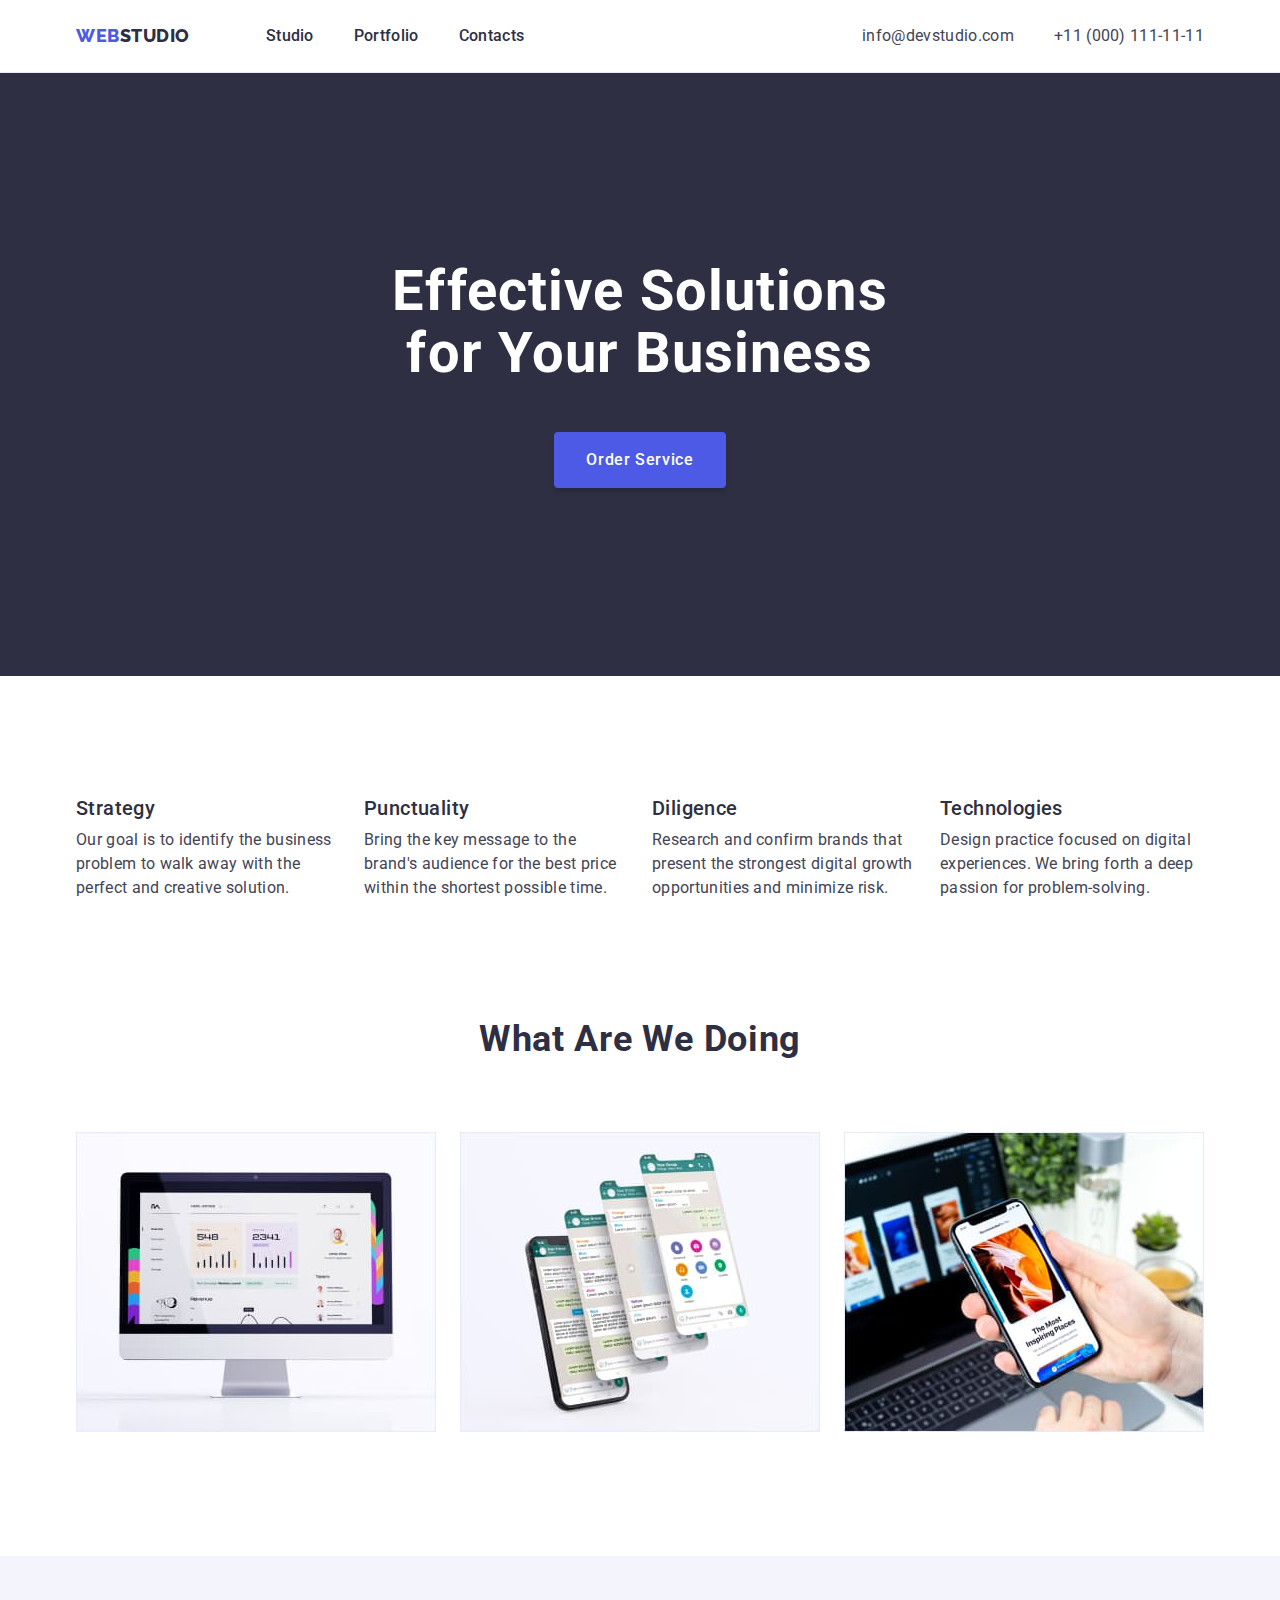
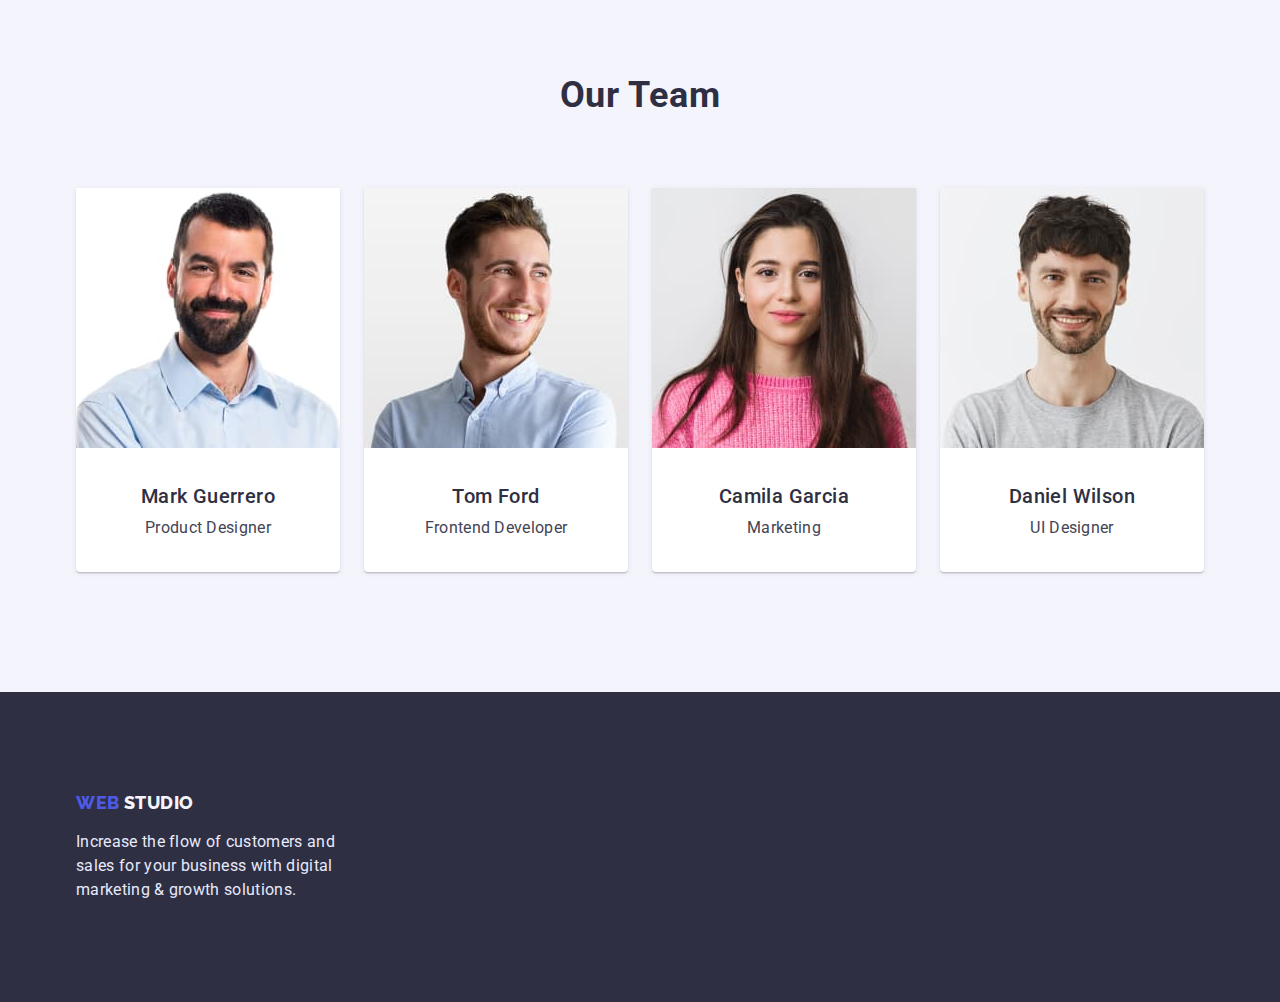
<file: index.html>
<!DOCTYPE html>
<html lang="en">

<head>
    <meta charset="UTF-8" />
    <meta http-equiv="X-UA-Compatible" content="IE=edge" />
    <meta name="viewport" content="width=device-width, initial-scale=1.0" />
    <link rel="preconnect" href="https://fonts.googleapis.com" />
    <link rel="preconnect" href="https://fonts.gstatic.com" crossorigin />
    <link href="https://fonts.googleapis.com/css2?family=Raleway:wght@800&family=Roboto:wght@400;500;700;900&display=swap" rel="stylesheet" />
    <link rel="stylesheet" href="https://cdnjs.cloudflare.com/ajax/libs/modern-normalize/1.1.0/modern-normalize.min.css" />
    <link rel="stylesheet" href="./css/styles.css" />
    <title>Webstudio</title>
</head>

<body>
    <!-- /////////////////////// HEADER /////////////////////////////// -->
    <header class="nav-bar">
        <div class="nav-bar-container">
            <div class="logo-nav">
                <a class="logo-top" href=""><span class="web-top">web</span
            ><span class="studio-top">studio</span></a>
                <!-- /////// NAV //////// -->
                <nav>
                    <ul class="nav-list">
                        <li class="nav-item"><a class="nav-text" href="">Studio</a></li>
                        <li class="nav-item">
                            <a class="nav-text" href="./portfolio.html">Portfolio</a>
                        </li>
                        <li class="nav-item"><a class="nav-text" href="">Contacts</a></li>
                    </ul>
                </nav>
            </div>
            <!-- ////////// ADDRESS ////////// -->
            <address>
              <ul class="address-list">
                <li class="address-item">
                    <a class="address-text" href="mailto:info@devstudio.com">info@devstudio.com</a>
                  </li>
                  <li class="address-item">
                  <a class="address-text" href="tel:+110001111111">+11 (000) 111-11-11</a>
                  </li>
              </ul>
            </address>
        </div>
    </header>

    <main>
        <!-- ///////////////////// SECTION 1 //////////////////////// -->
        <section class="hero">
            <div class="container">
                <h1 class="hero-text">Effective Solutions<br />for Your Business</h1>
                <button class="hero-button" type="button">Order Service</button>
            </div>
        </section>
        <!-- ///////////////////// SECTION 2 //////////////////////// -->
        <section class="featurs">
            <div class="container">
                <ul class="featurs-list">
                    <li class="featurs-item">
                        <h3 class="featurs-direction">Strategy</h3>
                        <p class="featurs-text">
                            Our goal is to identify the business problem to walk away with the perfect and creative solution.
                        </p>
                    </li>
                    <li class="featurs-item">
                        <h3 class="featurs-direction">Punctuality</h3>
                        <p class="featurs-text">
                            Bring the key message to the brand's audience for the best price within the shortest possible time.
                        </p>
                    </li>
                    <li class="featurs-item">
                        <h3 class="featurs-direction">Diligence</h3>
                        <p class="featurs-text">
                            Research and confirm brands that present the strongest digital growth opportunities and minimize risk.
                        </p>
                    </li>
                    <li class="featurs-item">
                        <h3 class="featurs-direction">Technologies</h3>
                        <p class="featurs-text">
                            Design practice focused on digital experiences. We bring forth a deep passion for problem-solving.
                        </p>
                    </li>
                </ul>
            </div>
        </section>

        <!-- ///////////////////// SECTION 3 //////////////////////// -->
        <section class="samples">
            <div class="container">
                <h2 class="samples-text">What are we doing</h2>
                <ul class="samples-list">
                    <li class="samples-item">
                        <img src="./images/img1.jpg" alt="monitor" width="360" />
                    </li>
                    <li class="samples-item">
                        <img src="./images/img2.jpg" alt="smartphone" width="360" />
                    </li>
                    <li class="samples-item">
                        <img src="./images/img3.jpg" alt="smartphone and laptop" width="360" />
                    </li>
                </ul>
            </div>
        </section>

        <!-- ///////////////////// SECTION 4 //////////////////////// -->
        <section class="team">
            <div class="container">
                <h2 class="team-text">Our Team</h2>
                <ul class="team-list">
                    <li class="team-item">
                        <img src="./images/mark.jpg" alt="portrait of Mark" width="264" />
                        <div class="team-item-text">
                            <h3 class="team-name">Mark Guerrero</h3>
                            <p class="team-function">Product Designer</p>
                        </div>
                    </li>
                    <li class="team-item">
                        <img src="./images/tom.jpg" alt="portrait of Tom" width="264" />
                        <div class="team-item-text">
                            <h3 class="team-name">Tom Ford</h3>
                            <p class="team-function">Frontend Developer</p>
                        </div>
                    </li>
                    <li class="team-item">
                        <img src="./images/camila.jpg" alt="portrait of Camila" width="264" />
                        <div class="team-item-text">
                            <h3 class="team-name">Camila Garcia</h3>
                            <p class="team-function">Marketing</p>
                        </div>
                    </li>
                    <li class="team-item">
                        <img src="./images/daniel.jpg" alt="portrait of Daniel" width="264" />
                        <div class="team-item-text">
                            <h3 class="team-name">Daniel Wilson</h3>
                            <p class="team-function">UI Designer</p>
                        </div>
                    </li>
                </ul>
            </div>
        </section>
    </main>

    <!-- //////////// FOOTER //////////////////// -->
    <footer class="foot">
        <div class="container">
            <a class="logo-bottom" href="">
                <span class="web-bottom">web</span>
                <span class="studio-bottom">studio</span>
            </a>
            <p class="advise">
                Increase the flow of customers and<br />sales for your business with digital
                <br />marketing & growth solutions.
            </p>
        </div>
    </footer>
</body>

</html>
</file>
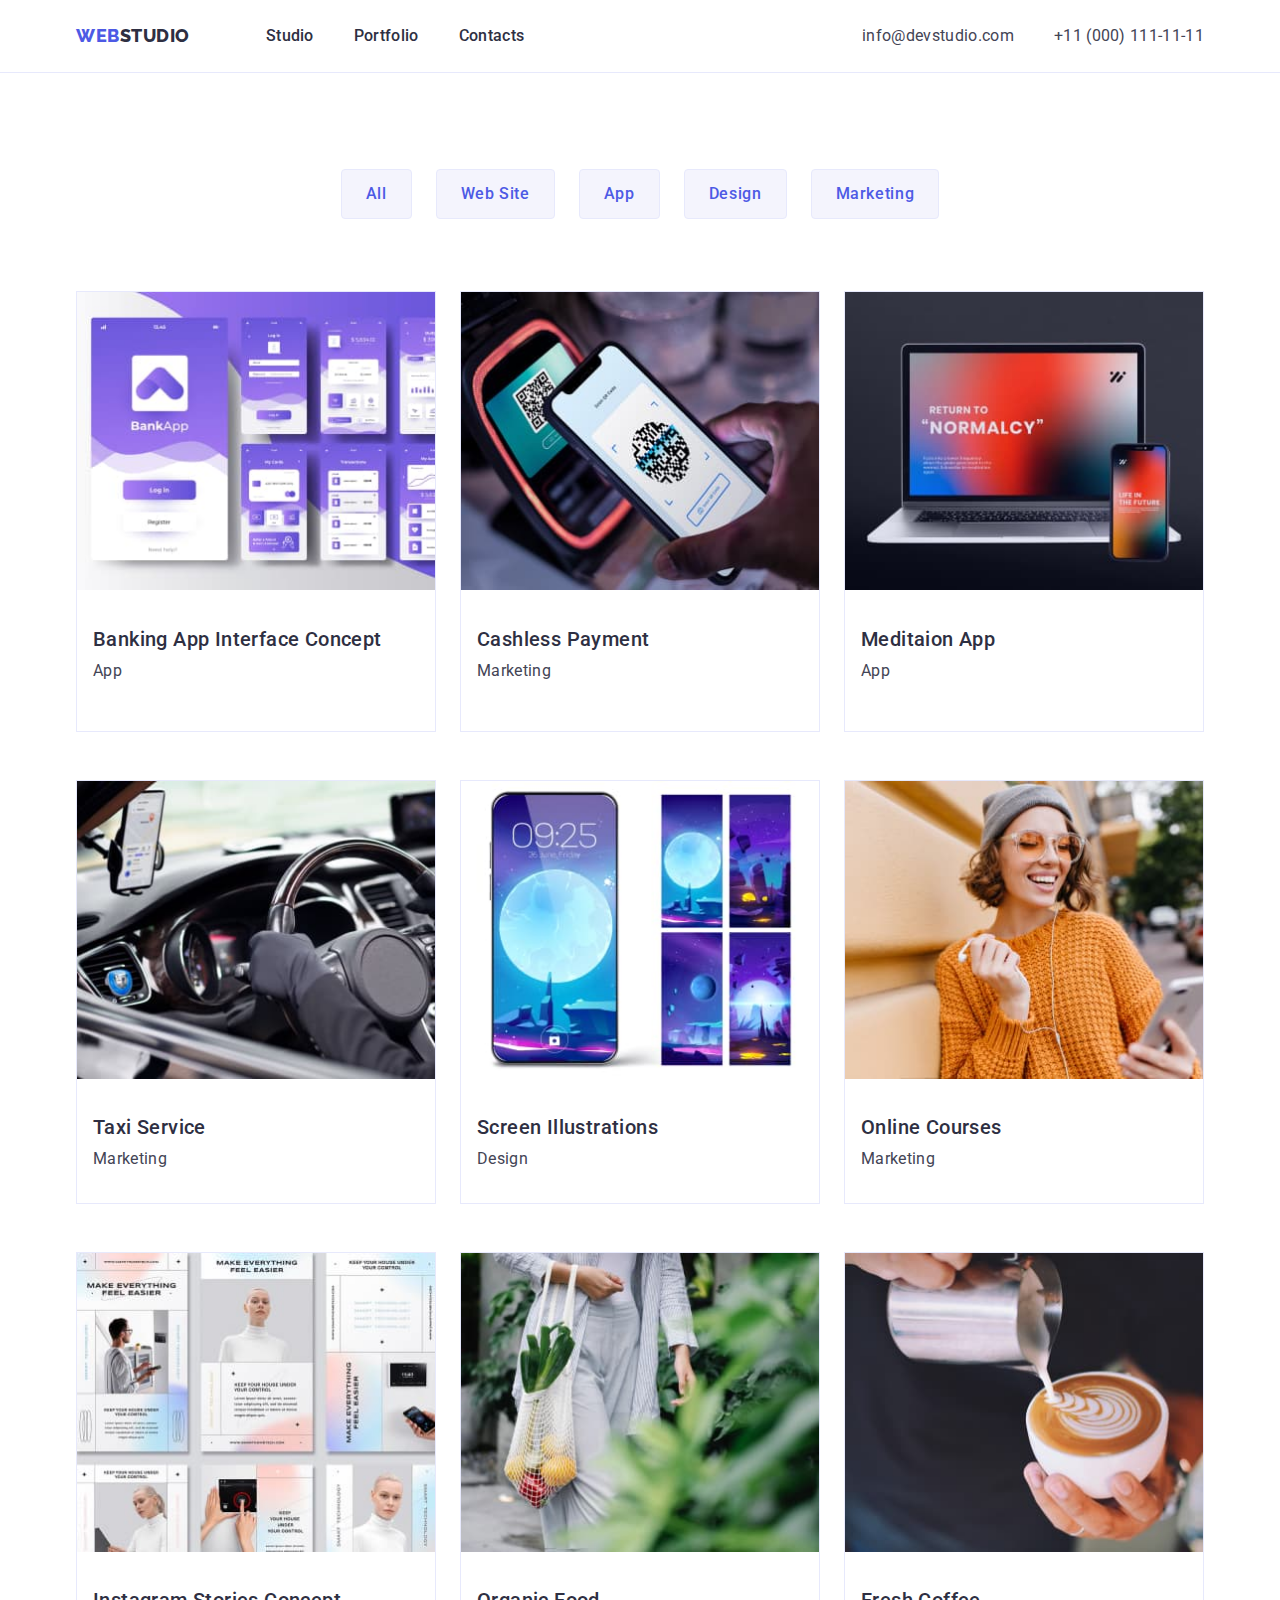
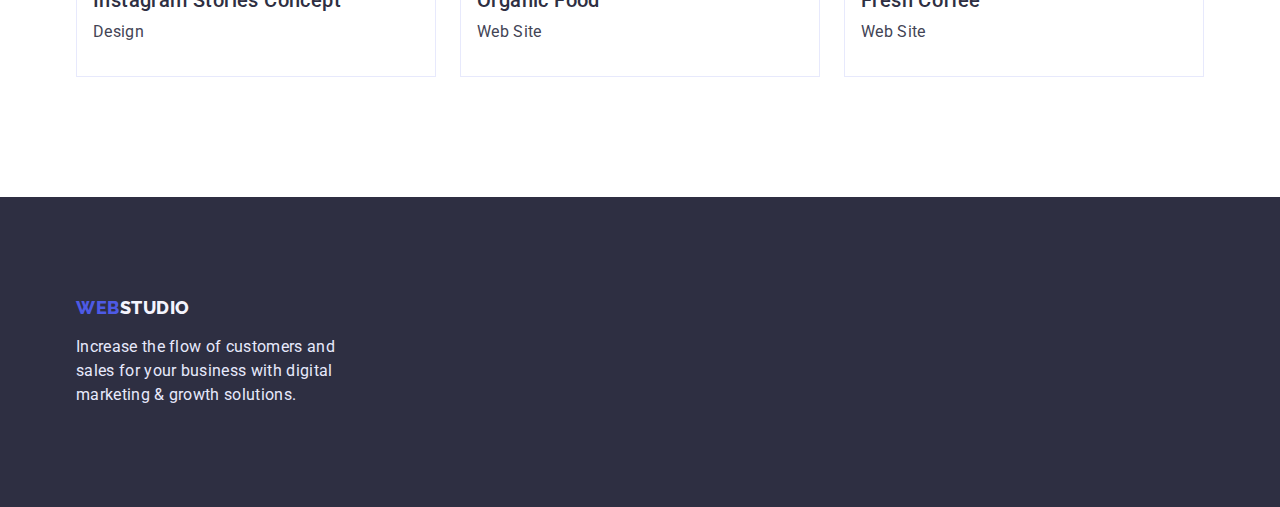
<file: portfolio.html>
<!DOCTYPE html>
<html lang="en">

<head>
    <meta charset="UTF-8" />
    <meta http-equiv="X-UA-Compatible" content="IE=edge" />
    <meta name="viewport" content="width=device-width, initial-scale=1.0" />
    <link rel="preconnect" href="https://fonts.googleapis.com" />
    <link rel="preconnect" href="https://fonts.gstatic.com" crossorigin />
    <link href="https://fonts.googleapis.com/css2?family=Raleway:wght@800&family=Roboto:wght@400;500;700;900&display=swap" rel="stylesheet" />
    <link rel="stylesheet" href="https://cdnjs.cloudflare.com/ajax/libs/modern-normalize/1.1.0/modern-normalize.min.css" />
    <link rel="stylesheet" href="./css/styles.css" />
    <title>Webstudio</title>
</head>

<body>
    <!-- /////////////////////// HEADER /////////////////////////////// -->
    <header class="nav-bar">
        <div class="nav-bar-container">
            <div class="logo-nav">
                <a class="logo-top" href="./index.html"><span class="web-top">web</span
            ><span class="studio-top">studio</span></a>
                <!-- /////// NAV //////// -->
                <nav>
                    <ul class="nav-list">
                        <li class="nav-item"><a class="nav-text" href="./index.html">Studio</a></li>
                        <li class="nav-item">
                            <a class="nav-text" href="">Portfolio</a>
                        </li>
                        <li class="nav-item"><a class="nav-text" href="">Contacts</a></li>
                    </ul>
                </nav>
            </div>
            <!-- ////////// ADDRESS ////////// -->
            <address>
          <ul class="address-list">
            <li class="address-item">
              <a class="address-text" href="mailto:info@devstudio.com"
                >info@devstudio.com</a
              >
            </li>
            <li class="address-item">
              <a class="address-text" href="tel:+110001111111"
                >+11 (000) 111-11-11</a
              >
            </li>
          </ul>
        </address>
        </div>
    </header>

    <main>
        <!-- //////////////// SECTION /////////////// -->
        <section class="projects">
            <div class="container">
                <ul class="filters-list">
                    <li class="filters-item"><button class="filters-text" type="button">All</button></li>
                    <li class="filters-item"><button class="filters-text" type="button">Web Site</button></li>
                    <li class="filters-item"><button class="filters-text" type="button">App</button></li>
                    <li class="filters-item"><button class="filters-text" type="button">Design</button></li>
                    <li class="filters-item"><button class="filters-text" type="button">Marketing</button></li>
                </ul>
                <ul class="projects-list">
                    <!-- ////////// 1 //////////// -->
                    <li class="projects-item">
                        <img src="./images/img1-1.jpg" alt="bank app screenshots" width="358" />
                        <div class="projects-card">
                            <h3 class="projects-direction">Banking App Interface Concept</h3>
                            <p class="projects-text">App
                                <p>
                        </div>
                    </li>
                    <!-- ////////// 2 //////////// -->
                    <li class="projects-item">
                        <img src="./images/img1-2.jpg" alt="smartphone scans qr code" width="358" />
                        <div class="projects-card">
                            <h3 class="projects-direction">Cashless Payment</h3>
                            <p class="projects-text">Marketing</p>
                        </div>
                    </li>
                    <!-- ////////// 3 //////////// -->
                    <li class="projects-item">
                        <img src="./images/img1-3.jpg" alt="laptop and smartphone with app on screens" width="358" />
                        <div class="projects-card">
                            <h3 class="projects-direction">Meditaion App</h3>
                            <p class="projects-text">App</p>
                        </div>
                    </li>
                    <!-- ////////// 4 //////////// -->
                    <li class="projects-item">
                        <img src="./images/img2-1.jpg" alt="view of the driver's seat through the window" width="358" />
                        <div class="projects-card">
                            <h3 class="projects-direction">Taxi Service</h3>
                            <p class="projects-text">Marketing</p>
                        </div>
                    </li>
                    <!-- ////////// 5 //////////// -->
                    <li class="projects-item">
                        <img src="./images/img2-2.jpg" alt="phone and four screensavers to choose from" width="358" />
                        <div class="projects-card">
                            <h3 class="projects-direction">Screen Illustrations</h3>
                            <p class="projects-text">Design</p>
                        </div>
                    </li>
                    <!-- ////////// 6 //////////// -->
                    <li class="projects-item">
                        <img src="./images/img2-3.jpg" alt="girl with phone in hand" width="358" />
                        <div class="projects-card">
                            <h3 class="projects-direction">Online Courses</h3>
                            <p class="projects-text">Marketing</p>
                        </div>
                    </li>
                    <!-- ////////// 7 //////////// -->
                    <li class="projects-item">
                        <img src="./images/img3-1.jpg" alt="screenshots from instagram" width="358" />
                        <div class="projects-card">
                            <h3 class="projects-direction">Instagram Stories Concept</h3>
                            <p class="projects-text">Design</p>
                        </div>
                    </li>
                    <!-- ////////// 8 //////////// -->
                    <li class="projects-item">
                        <img src="./images/img3-2.jpg" alt="woman with a bag of vegetables" width="358" />
                        <div class="projects-card">
                            <h3 class="projects-direction">Organic Food</h3>
                            <p class="projects-text">Web Site</p>
                        </div>
                    </li>
                    <!-- ////////// 9 //////////// -->
                    <li class="projects-item">
                        <img src="./images/img3-3.jpg" alt="a cup of coffee" width="358" />
                        <div class="projects-card">
                            <h3 class="projects-direction">Fresh Coffee</h3>
                            <p class="projects-text">Web Site</p>
                        </div>
                    </li>
                </ul>
            </div>
        </section>
    </main>
    <!-- ////////////////////////// FOOTER ///////////////////////////// -->
    <footer class="foot">
        <div class="container">
            <a class="logo-bottom" href="./index.html"><span class="web-bottom">web</span><span class="studio-bottom">studio</span></a>
            <p class="advise">
                Increase the flow of customers and<br />sales for your business with digital
                <br />marketing & growth solutions.
            </p>
        </div>
    </footer>
</body>

</html>
</file>
<file: css/styles.css>
:root {
    --font-weight-h: 500;
    --font-size-h: 20px;
    --line-height-h: 1.2;
    --line-height-p: 1.5;
    --letter-spacing-h: 0.04em;
    --letter-spacing-p: 0.02em;
    --text-color: #434455;
    --hero-color: #2e2f42;
    --links-color: #4d5ae5;
    --hover-color: #404bbf;
    --magic-color: #ffffff;
    --accent-color: #e7e9fc;
    --background-color: #f4f4fd;
}

body {
    font-family: "Roboto", sans-serif;
    font-style: normal;
    background: #e5e5e5;
    color: var(--hero-color);
}

.container {
    width: 1158px;
    margin: 0 auto;
    padding-left: 15px;
    padding-right: 15px;
}

.nav-list,
.address-list,
.featurs-list,
.samples-list,
.team-list,
.filters-list,
.projects-list {
    list-style-type: none;
}

.nav-bar,
.logo-nav,
.nav-address,
.nav-list,
.address-list,
.featurs-list,
.samples-list,
.team-list,
.filters-list,
.projects-list {
    display: flex;
}

.filters-item:not(:last-child),
.featurs-item:not(:last-child),
.samples-item:not(:last-child),
.team-item:not(:last-child) {
    margin-right: 24px;
}


/************* HEADER ******************/

.nav-bar {
    padding-top: 24px;
    padding-bottom: 24px;
    background-color: var(--magic-color);
    border-bottom: 1px solid #e7e9fc;
}

.nav-bar-container {
    display: flex;
    justify-content: space-between;
    align-items: center;
    width: 1158px;
    margin: 0 auto;
    padding-left: 15px;
    padding-right: 15px;
}

.logo-top {
    margin-right: 76px;
    text-decoration: none;
}

.web-top,
.studio-top {
    font-family: "Raleway";
    font-weight: 800;
    font-size: 18px;
    line-height: 1.3;
    letter-spacing: 0.03em;
    text-transform: uppercase;
}

.web-top {
    color: var(--links-color);
}

.studio-top {
    color: var(--hero-color);
}

.nav-list {
    margin: 0;
    padding-left: 0;
}

.nav-item:not(:last-child),
.address-item:not(:last-child) {
    margin-right: 40px;
}

.nav-text {
    font-weight: var(--font-weight-h);
    line-height: var(--line-height-p);
    letter-spacing: var(--letter-spacing-p);
    color: var(--hero-color);
    text-decoration: none;
}

.address-list {
    margin: 0;
    padding-left: 0;
}

.address-text {
    font-style: normal;
    line-height: var(--line-height-p);
    letter-spacing: var(--letter-spacing-p);
    color: var(--text-color);
    text-decoration: none;
}

.nav-text:hover,
.nav-text:focus,
.address-text:hover,
.address-text:focus {
    color: var(--hover-color);
}

main {
    background-color: var(--magic-color);
}


/******* HERO **********/

.hero {
    padding-top: 188px;
    padding-bottom: 188px;
    text-align: center;
    background-color: var(--hero-color);
}

.hero-text {
    margin: 0;
    font-weight: 700;
    font-size: 56px;
    line-height: 1.1;
    letter-spacing: 0.02em;
    color: var(--magic-color);
}

.hero-button {
    margin-top: 48px;
    padding: 16px 32px;
    font-family: "Roboto", sans-serif;
    font-style: normal;
    font-weight: var(--font-weight-h);
    line-height: var(--line-height-p);
    letter-spacing: var(--letter-spacing-h);
    background: var(--links-color);
    color: var(--magic-color);
    border: 0;
    box-shadow: 0px 4px 4px rgba(0, 0, 0, 0.15);
    border-radius: 4px;
    cursor: pointer;
}

.hero-button:active {
    background: var(--hover-color);
}


/*************FEATURE**************/

.featurs {
    padding-top: 120px;
    padding-bottom: 120px;
}

.featurs-list {
    margin: 0;
    padding-left: 0;
}

.featurs-direction {
    margin: 0;
    font-weight: var(--font-weight-h);
    font-size: var(--font-size-h);
    line-height: var(--line-height-h);
    letter-spacing: var(--letter-spacing-p);
    color: var(--hero-color);
}

.featurs-text {
    width: 264px;
    margin-top: 8px;
    margin-bottom: 0;
    line-height: var(--line-height-p);
    letter-spacing: var(--letter-spacing-p);
    color: var(--text-color);
}


/*********** SAMPLES ***********/

.samples {
    padding-bottom: 120px;
}

.samples-text {
    margin-top: 0;
    margin-bottom: 72px;
    font-weight: 700;
    font-size: 36px;
    line-height: 1.1;
    text-align: center;
    letter-spacing: 0.02em;
    text-transform: capitalize;
    color: var(--hero-color);
}

.samples-list {
    margin: 0;
    padding-left: 0;
}


/******* TEAM ***********/

.team {
    padding-top: 120px;
    padding-bottom: 120px;
    background-color: var(--background-color);
}

.team-text {
    margin-top: 0;
    margin-bottom: 72px;
    font-weight: 700;
    font-size: 36px;
    line-height: 1.1;
    text-align: center;
    letter-spacing: 0.02em;
    text-transform: capitalize;
    color: var(--hero-color);
}

.team-list {
    margin: 0;
    padding-left: 0;
}

.team-item {
    width: 264px;
    background: var(--magic-color);
    box-shadow: 0px 1px 6px rgba(46, 47, 66, 0.08), 0px 1px 1px rgba(46, 47, 66, 0.16), 0px 2px 1px rgba(46, 47, 66, 0.08);
    border-radius: 0px 0px 4px 4px;
}

.team-item-text {
    padding-top: 32px;
    padding-bottom: 32px;
}

.team-name {
    margin-top: 0;
    margin-bottom: 8px;
    font-weight: var(--font-weight-h);
    font-size: var(--font-size-h);
    line-height: var(--line-height-h);
    text-align: center;
    letter-spacing: var(--letter-spacing-p);
    color: var(--hero-color);
}

.team-function {
    margin-top: 0;
    margin-bottom: 0;
    line-height: var(--line-height-p);
    text-align: center;
    letter-spacing: var(--letter-spacing-p);
    color: var(--text-color);
}


/*********** FOOTER *************/

footer {
    background-color: var(--hero-color);
}

.foot {
    padding-top: 100px;
    padding-bottom: 100px;
}

.logo-bottom {
    text-decoration: none;
}

.web-bottom,
.studio-bottom {
    font-family: "Raleway";
    font-weight: 800;
    font-size: 18px;
    line-height: 1.2;
    letter-spacing: 0.03em;
    text-transform: uppercase;
}

.web-bottom {
    color: var(--links-color);
}

.studio-bottom {
    color: var(--background-color);
}

.advise {
    margin-bottom: 0;
    line-height: var(--line-height-p);
    letter-spacing: var(--letter-spacing-p);
    color: var(--accent-color);
}


/******** PORTFOLIO **********/

.projects {
    padding-top: 96px;
    padding-bottom: 120px;
}

.filters-list {
    justify-content: center;
    margin: 0;
    padding-left: 0;
}

.filters-text {
    padding: 12px 24px;
    font-weight: var(--font-weight-h);
    line-height: var(--line-height-p);
    text-align: center;
    letter-spacing: var(--letter-spacing-h);
    color: var(--links-color);
    background: var(--background-color);
    border: 1px solid #e7e9fc;
    border-radius: 4px;
    cursor: pointer;
}

.filters-text:active {
    color: var(--magic-color);
    background-color: var(--hover-color);
}

.projects-list {
    justify-content: center;
    flex-wrap: wrap;
    margin-top: 72px;
    margin-bottom: 0;
    padding: 0;
}

.projects-item {
    width: 360px;
    margin-right: 24px;
    margin-bottom: 48px;
    border: 1px solid #e7e9fc;
}

.projects-item:nth-child(3n) {
    margin-right: 0;
}

.projects-item:nth-last-child(-n + 3) {
    margin-bottom: 0;
}

.projects-card {
    padding-top: 32px;
    padding-bottom: 32px;
}

.projects-direction {
    margin-top: 0;
    margin-bottom: 8px;
    padding-left: 16px;
    font-weight: var(--font-weight-h);
    font-size: var(--font-size-h);
    line-height: var(--line-height-h);
    letter-spacing: var(--letter-spacing-p);
    color: var(--hero-color);
}

.projects-text {
    margin-top: 0;
    margin-bottom: 0;
    padding-left: 16px;
    line-height: var(--line-height-p);
    letter-spacing: var(--letter-spacing-p);
    color: var(--text-color);
}
</file>
